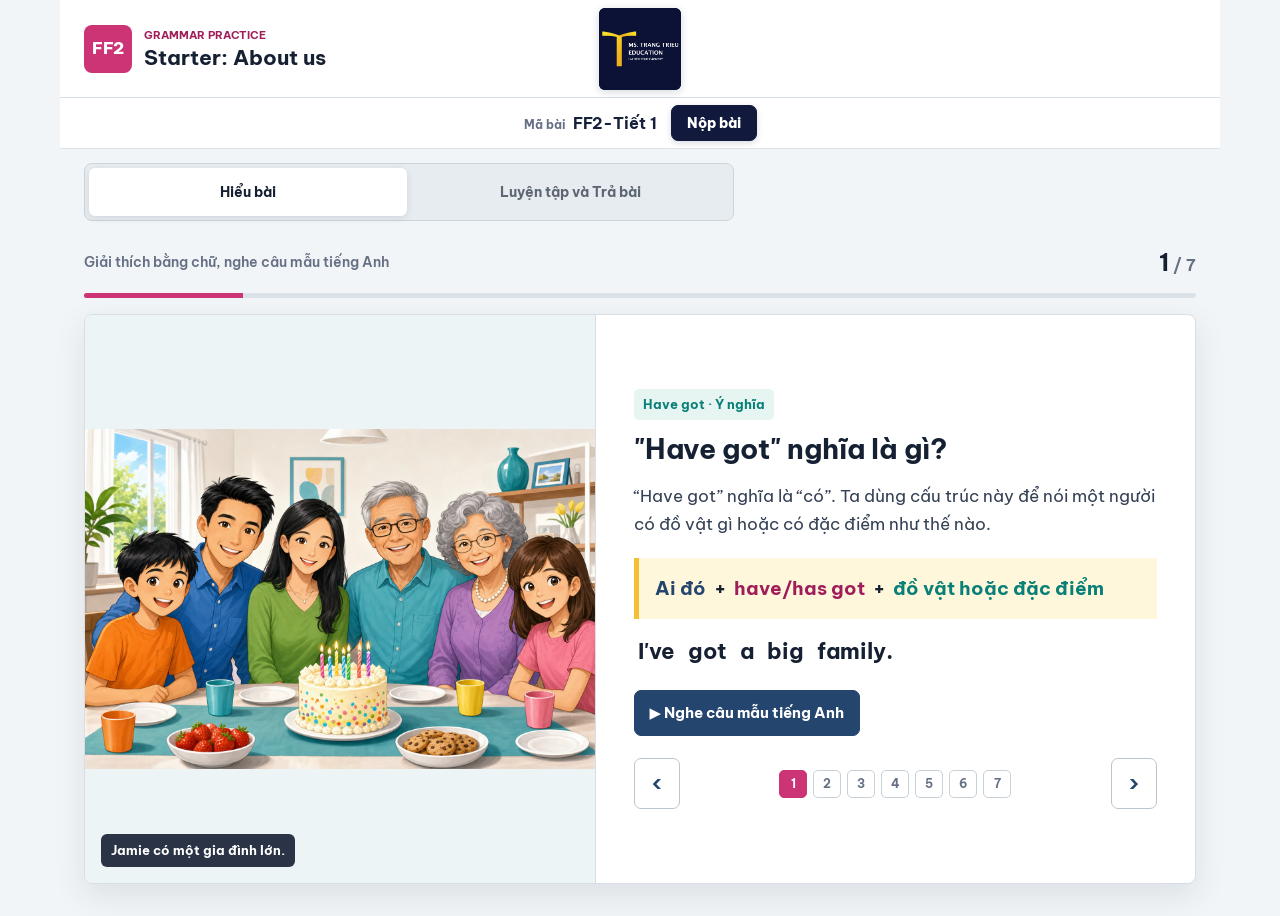
<file: index.html>
<!doctype html>
<html lang="vi">
  <head>
    <meta charset="utf-8">
    <meta name="viewport" content="width=device-width,initial-scale=1,viewport-fit=cover">
    <meta name="theme-color" content="#cc3475">
    <link rel="icon" href="data:,">
    <title>FF2 Starter: About us | Grammar Practice</title>
    <meta
      name="description"
      content="Giải thích ngữ pháp Starter bằng tiếng Việt và luyện nói từ gợi ý hình ảnh để quay bài."
    >
    <link rel="stylesheet" href="styles.css?v=starter-grammar-4">
    <style data-official-brand>
    header:has(> .official-brand-signature),
    section.hero:has(> .official-brand-signature) {
      position: relative;
      min-height: 98px;
    }

    .official-brand-signature {
      width: 82px;
      height: 82px;
      flex: 0 0 auto;
      position: absolute;
      top: 50%;
      left: 50%;
      transform: translate(-50%, -50%);
      overflow: hidden;
      border-radius: 6px;
      background: #0d1435;
      box-shadow: 0 2px 8px rgba(13, 20, 53, 0.16);
      pointer-events: none;
    }

    .official-brand-signature img {
      display: block;
      width: 103px;
      max-width: none;
      height: 103px;
      transform: translate(-10px, -8px);
    }

    @media (max-width: 680px) {
      .official-brand-signature {
        width: 52px;
        height: 52px;
        position: static;
        margin-left: auto;
        transform: none;
        border-radius: 6px;
      }

      .official-brand-signature img {
        width: 65px;
        height: 65px;
        transform: translate(-6px, -5px);
      }
    }
  </style>
  <style data-google-form-submission>
    .official-submission-bar {
      min-height: 50px;
      display: flex;
      align-items: center;
      justify-content: center;
      gap: 14px;
      padding: 7px 16px;
      border-bottom: 1px solid rgba(80, 92, 112, 0.18);
      background: rgba(255, 255, 255, 0.97);
      color: #17213a;
      font-family: inherit;
    }

    .official-submission-code {
      display: flex;
      align-items: baseline;
      gap: 7px;
      font-weight: 700;
    }

    .official-submission-code small {
      color: #657086;
      font-size: 12px;
      font-weight: 700;
    }

    .official-submission-button {
      min-height: 36px;
      display: inline-flex;
      align-items: center;
      justify-content: center;
      padding: 7px 15px;
      border: 1px solid #111a3d;
      border-radius: 7px;
      background: #111a3d;
      color: #fff;
      font-size: 14px;
      font-weight: 800;
      line-height: 1;
      text-decoration: none;
      box-shadow: 0 2px 6px rgba(17, 26, 61, 0.16);
    }

    .official-submission-button:hover {
      background: #202b54;
    }

    .official-submission-button:focus-visible {
      outline: 3px solid rgba(17, 26, 61, 0.28);
      outline-offset: 2px;
    }

    @media (max-width: 520px) {
      .official-submission-bar {
        min-height: 46px;
        justify-content: space-between;
        gap: 9px;
        padding: 6px 12px;
      }

      .official-submission-code {
        gap: 5px;
        font-size: 13px;
      }

      .official-submission-code small {
        font-size: 11px;
      }

      .official-submission-button {
        min-height: 34px;
        padding: 7px 12px;
        font-size: 13px;
      }
    }
  </style>
</head>
  <body>
    <div class="shell">
      <header class="topbar">
        <div class="brand">
          <span class="brand-mark">FF2</span>
          <div>
            <p class="eyebrow">Grammar Practice</p>
            <h1>Starter: About us</h1>
          </div>
        </div>
            <div class="official-brand-signature" role="img" aria-label="Ms. Trang Trieu Education">
        <img src="assets/brand/logo-official.webp" alt="" width="1600" height="1600">
      </div>
    </header>
    <div class="official-submission-bar" data-assignment-code="FF2-Tiết 1">
      <span class="official-submission-code"><small>Mã bài</small> FF2-Tiết 1</span>
      <a class="official-submission-button" href="https://docs.google.com/forms/d/e/1FAIpQLSdMoHFCOU9hU5Kzm7GMIY2lW_asF0UbGlzbB--anusg4UCwAw/viewform?usp=pp_url&entry.365831245=FF2-Ti%E1%BA%BFt+1" target="_blank" rel="noopener">Nộp bài</a>
    </div>

      <nav class="mode-nav" aria-label="Chọn phần học">
        <div class="mode-tabs">
          <button class="is-active" type="button" data-view="understand">Hiểu bài</button>
          <button type="button" data-view="practice">Luyện tập và Trả bài</button>
        </div>
      </nav>

      <main>
        <section class="view is-active" id="understandView">
          <div class="section-head">
            <p>Giải thích bằng chữ, nghe câu mẫu tiếng Anh</p>
            <div class="step-count">
              <b id="lessonNumber">1</b> /
              <span id="lessonTotal">7</span>
            </div>
          </div>
          <div class="progress"><span id="lessonProgress"></span></div>

          <article class="lesson-stage">
            <div class="visual-pane">
              <img
                id="lessonVisual"
                src="assets/family-birthday.webp"
                alt="Một gia đình đang ngồi bên bàn sinh nhật"
                width="1536"
                height="1024"
              >
              <span class="visual-label" id="visualLabel">Jamie có một gia đình lớn.</span>
            </div>
            <div class="lesson-content">
              <p class="lesson-tag" id="lessonTag">Ý nghĩa</p>
              <h2 id="lessonTitle"></h2>
              <p class="vietnamese-note" id="lessonNote"></p>
              <div class="formula" id="lessonFormula"></div>
              <p class="example-line" id="lessonExample"></p>

              <div class="action-row">
                <button class="primary-button" id="playLesson" type="button">
                  ▶ Nghe câu mẫu tiếng Anh
                </button>
              </div>

              <div class="lesson-nav">
                <button class="icon-button" id="previousLesson" type="button" aria-label="Phần trước">‹</button>
                <div class="dot-row" id="lessonDots" aria-label="Chọn phần giải thích"></div>
                <button class="icon-button" id="nextLesson" type="button" aria-label="Phần tiếp theo">›</button>
              </div>
            </div>
          </article>
        </section>

        <section class="view" id="practiceView">
          <div class="section-head">
            <p>Ghép chữ và hình gợi ý thành câu hoàn chỉnh</p>
            <div class="question-count">
              <b id="practiceNumber">0</b> /
              <span data-practice-total></span>
            </div>
          </div>
          <div class="progress"><span id="practiceProgress"></span></div>

          <section class="return-intro" id="practiceIntro">
            <div class="return-intro-image return-intro-collage">
              <img
                src="assets/family-birthday.webp"
                alt="Gia đình trong bài luyện nói Have got"
                width="1536"
                height="1024"
              >
              <img
                src="assets/starter-room-scene.webp"
                alt="Phòng ngủ có đồ vật ở các vị trí khác nhau"
                width="1614"
                height="975"
              >
            </div>
            <div class="return-form">
              <p class="lesson-tag">Cách làm bài</p>
              <h2>Con nhìn gợi ý và tự nói</h2>
              <p class="practice-intro-copy">
                Con áp dụng cấu trúc ngữ pháp vừa học và từ vựng trong bài để
                ghép chữ cùng hình gợi ý thành câu tiếng Anh hoàn chỉnh. Trước
                khi bấm <strong>Bắt đầu</strong>, con bật quay màn hình. Ngoài
                việc dùng đúng ngữ pháp, con nhớ
                <strong>phát âm thật chuẩn, nói to và rõ</strong>. Nói xong mỗi
                câu, con tự bấm <strong>Câu tiếp theo</strong>. Sau câu cuối,
                con xem <strong>phần đáp án</strong> để tự kiểm tra.
              </p>

              <div class="practice-example" aria-label="Ví dụ cách làm">
                <p class="example-kicker">Ví dụ minh hoạ</p>
                <div class="cue-list">
                  <span class="cue-chip">Dad</span>
                  <span class="cue-plus">+</span>
                  <span class="cue-chip">short black</span>
                  <span class="cue-plus">+</span>
                  <span
                    class="cue-image cue-image--hair"
                    role="img"
                    aria-label="Hình từ vựng"
                  ></span>
                </div>
                <p class="example-answer">
                  Con nói: <strong>Dad has got short black hair.</strong>
                </p>
              </div>

              <button class="primary-button" id="startPractice" type="button">
                Bắt đầu luyện tập và trả bài
              </button>
            </div>
          </section>

          <section class="return-stage" id="practiceStage" hidden>
            <div class="return-meta">
              <div class="question-count">
                Câu <b id="practiceStageNumber">1</b> /
                <span data-practice-total></span>
              </div>
            </div>
            <div class="return-body">
              <div class="return-image">
                <img
                  id="practiceVisual"
                  src="assets/family-birthday.webp"
                  alt="Hình gia đình gợi ý cho bài nói"
                  width="1536"
                  height="1024"
                >
              </div>
              <div class="return-copy">
                <p class="prompt-type" id="promptType"></p>
                <h2 id="promptInstruction">Con nói một câu hoàn chỉnh</h2>
                <div id="promptContent"></div>
                <p class="recording-reminder">Nói to, rõ rồi mới bấm câu tiếp theo.</p>
              </div>
            </div>
            <div class="return-actions">
              <button class="secondary-button" id="previousPrompt" type="button">‹ Câu trước</button>
              <button class="primary-button" id="nextPrompt" type="button">Câu tiếp theo ›</button>
            </div>
          </section>

          <section class="completion answer-sheet" id="practiceComplete" hidden>
            <div class="answer-sheet-inner">
              <p class="lesson-tag">Đáp án</p>
              <h2>Con kiểm tra lại nhé!</h2>
              <p class="answer-sheet-note">
                Con chỉ xem đáp án sau khi đã nói xong tất cả các câu.
              </p>
              <div id="answerGroups"></div>
              <p class="answer-finish-note">
                Con dừng quay màn hình, sau đó bấm nút <strong>Nộp bài</strong> ở phía trên để gửi video.
              </p>
              <button class="secondary-button" id="restartPractice" type="button">
                Làm lại từ đầu
              </button>
            </div>
          </section>
        </section>
      </main>
    </div>

    <script src="assets/audio/timings.js?v=starter-grammar-4"></script>
    <script src="app.js?v=starter-grammar-8"></script>
  </body>
</html>
</file>
<file: styles.css>
@font-face {
  font-family: "Be Vietnam Pro";
  src: url("assets/fonts/BeVietnamPro-Regular.ttf") format("truetype");
  font-style: normal;
  font-weight: 400;
  font-display: swap;
}

@font-face {
  font-family: "Be Vietnam Pro";
  src: url("assets/fonts/BeVietnamPro-SemiBold.ttf") format("truetype");
  font-style: normal;
  font-weight: 600;
  font-display: swap;
}

@font-face {
  font-family: "Be Vietnam Pro";
  src: url("assets/fonts/BeVietnamPro-Bold.ttf") format("truetype");
  font-style: normal;
  font-weight: 700;
  font-display: swap;
}

@font-face {
  font-family: "Be Vietnam Pro";
  src: url("assets/fonts/BeVietnamPro-ExtraBold.ttf") format("truetype");
  font-style: normal;
  font-weight: 800;
  font-display: swap;
}

@font-face {
  font-family: "Be Vietnam Pro";
  src: url("assets/fonts/BeVietnamPro-Black.ttf") format("truetype");
  font-style: normal;
  font-weight: 900;
  font-display: swap;
}

:root {
  --ink: #162033;
  --muted: #667085;
  --paper: #ffffff;
  --canvas: #f2f5f7;
  --line: #d7dee5;
  --pink: #cc3475;
  --pink-dark: #9f1d58;
  --navy: #24456e;
  --teal: #087f77;
  --teal-soft: #e7f5f2;
  --yellow: #f4bf32;
  --yellow-soft: #fff7db;
  --red: #b42318;
  --red-soft: #fff0ed;
  --green: #168267;
  --shadow: 0 12px 32px rgba(26, 45, 70, 0.1);
}

* {
  box-sizing: border-box;
}

html {
  min-width: 320px;
  min-height: 100%;
}

body {
  min-height: 100%;
  margin: 0;
  background: var(--canvas);
  color: var(--ink);
  font-family: "Be Vietnam Pro", system-ui, -apple-system, BlinkMacSystemFont,
    "Segoe UI", Arial, sans-serif;
  font-size: 16px;
  font-synthesis: none;
  letter-spacing: 0;
  line-height: 1.5;
}

button,
input,
textarea,
a {
  font: inherit;
}

button {
  color: inherit;
}

.shell {
  width: min(100%, 1160px);
  min-height: 100vh;
  margin: 0 auto;
  background: var(--canvas);
}

.topbar {
  min-height: 72px;
  display: flex;
  align-items: center;
  justify-content: space-between;
  gap: 18px;
  padding: 10px 24px;
  background: var(--paper);
  border-bottom: 1px solid var(--line);
}

.brand {
  min-width: 0;
  display: flex;
  align-items: center;
  gap: 12px;
}

.brand-mark {
  width: 48px;
  height: 48px;
  flex: 0 0 auto;
  display: grid;
  place-items: center;
  border-radius: 8px;
  background: var(--pink);
  color: #fff;
  font-size: 17px;
  font-weight: 800;
}

.eyebrow {
  margin: 0 0 3px;
  color: var(--pink-dark);
  font-size: 11px;
  font-weight: 700;
  text-transform: uppercase;
}

h1 {
  margin: 0;
  font-size: 21px;
  font-weight: 700;
  line-height: 1.15;
}

.header-link {
  min-height: 42px;
  display: inline-flex;
  align-items: center;
  justify-content: center;
  padding: 8px 14px;
  border: 1px solid var(--navy);
  border-radius: 7px;
  color: var(--navy);
  font-size: 14px;
  font-weight: 800;
  text-decoration: none;
}

.mode-nav {
  padding: 14px 24px 0;
}

.mode-tabs {
  width: min(100%, 650px);
  display: grid;
  grid-template-columns: repeat(2, minmax(0, 1fr));
  gap: 4px;
  padding: 4px;
  border: 1px solid #cbd4dc;
  border-radius: 8px;
  background: #e7ecf0;
}

.mode-tabs button {
  min-height: 48px;
  padding: 7px 10px;
  border: 0;
  border-radius: 6px;
  background: transparent;
  color: #5d6673;
  cursor: pointer;
  font-size: 14px;
  font-weight: 700;
}

.mode-tabs button.is-active {
  background: var(--paper);
  color: var(--ink);
  box-shadow: 0 2px 7px rgba(32, 47, 66, 0.12);
}

.view {
  display: none;
  padding: 20px 24px 32px;
}

.view.is-active {
  display: block;
}

.section-head {
  min-height: 42px;
  display: flex;
  align-items: center;
  justify-content: space-between;
  gap: 16px;
  margin-bottom: 10px;
}

.section-head p {
  margin: 0;
  color: var(--muted);
  font-size: 14px;
  font-weight: 600;
}

.step-count,
.question-count {
  white-space: nowrap;
  color: var(--muted);
  font-weight: 700;
}

.step-count b,
.question-count b {
  color: var(--ink);
  font-size: 24px;
}

.progress {
  height: 5px;
  margin-bottom: 16px;
  overflow: hidden;
  border-radius: 3px;
  background: #dce3e8;
}

.progress span {
  height: 100%;
  display: block;
  background: var(--pink);
  transition: width 180ms ease;
}

.lesson-stage,
.read-stage,
.return-stage {
  overflow: hidden;
  border: 1px solid var(--line);
  border-radius: 8px;
  background: var(--paper);
  box-shadow: var(--shadow);
}

.lesson-stage {
  min-height: 570px;
  display: grid;
  grid-template-columns: minmax(320px, 46%) 1fr;
}

.visual-pane {
  min-height: 430px;
  position: relative;
  overflow: hidden;
  background: #edf4f5;
  border-right: 1px solid var(--line);
}

.visual-pane img,
.return-image img,
.read-image img {
  width: 100%;
  height: 100%;
  display: block;
  object-fit: contain;
}

.visual-label {
  position: absolute;
  left: 16px;
  bottom: 16px;
  padding: 7px 10px;
  border-radius: 6px;
  background: rgba(22, 32, 51, 0.9);
  color: #fff;
  font-size: 13px;
  font-weight: 700;
}

.lesson-content {
  min-width: 0;
  display: flex;
  flex-direction: column;
  justify-content: center;
  padding: 34px 38px;
}

.lesson-tag {
  width: max-content;
  margin: 0 0 12px;
  padding: 6px 9px;
  border-radius: 5px;
  background: var(--teal-soft);
  color: var(--teal);
  font-size: 13px;
  font-weight: 700;
  text-transform: none !important;
}

.lesson-content h2,
.read-copy h2,
.return-copy h2,
.grade-heading h2 {
  margin: 0;
  font-size: 28px;
  font-weight: 700;
  line-height: 1.2;
}

.vietnamese-note {
  margin: 16px 0;
  color: #344054;
  font-size: 17px;
  font-weight: 400;
  line-height: 1.65;
}

.formula {
  display: grid;
  gap: 8px;
  margin: 4px 0 16px;
  padding: 16px;
  border-left: 5px solid var(--yellow);
  background: var(--yellow-soft);
}

.formula-row {
  display: flex;
  align-items: baseline;
  gap: 8px;
  flex-wrap: wrap;
  font-size: 19px;
  font-weight: 700;
}

.subject {
  color: var(--navy);
}

.verb {
  color: var(--pink-dark);
}

.detail {
  color: var(--teal);
}

.example-line {
  display: flex;
  gap: 5px;
  flex-wrap: wrap;
  margin: 0 0 22px;
  font-size: 22px;
  font-weight: 700;
  line-height: 1.35;
}

.example-line span {
  padding: 2px 4px;
  border-radius: 4px;
  transition: background 90ms ease, color 90ms ease;
}

.example-line span.is-speaking {
  background: var(--yellow);
  color: #172033;
}

.action-row,
.stage-actions,
.return-actions,
.grading-actions {
  display: flex;
  align-items: center;
  gap: 10px;
  flex-wrap: wrap;
}

.primary-button,
.secondary-button,
.icon-button,
.score-button,
.copy-button {
  min-height: 46px;
  display: inline-flex;
  align-items: center;
  justify-content: center;
  gap: 8px;
  padding: 9px 15px;
  border-radius: 7px;
  cursor: pointer;
  font-size: 15px;
  font-weight: 700;
}

.primary-button {
  border: 1px solid var(--navy);
  background: var(--navy);
  color: #fff;
}

.secondary-button,
.icon-button,
.copy-button {
  border: 1px solid #b9c5cf;
  background: #fff;
  color: var(--navy);
}

.icon-button {
  min-width: 46px;
  padding: 8px 12px;
  font-size: 22px;
}

.lesson-nav {
  display: flex;
  align-items: center;
  justify-content: space-between;
  gap: 12px;
  margin-top: 22px;
}

.dot-row {
  display: flex;
  gap: 6px;
}

.dot-row button {
  width: 28px;
  height: 28px;
  padding: 0;
  border: 1px solid #c8d1d8;
  border-radius: 5px;
  background: #fff;
  color: var(--muted);
  cursor: pointer;
  font-size: 12px;
  font-weight: 700;
}

.dot-row button.is-active {
  border-color: var(--pink);
  background: var(--pink);
  color: #fff;
}

.read-stage {
  min-height: 570px;
  display: grid;
  grid-template-columns: minmax(320px, 44%) 1fr;
}

.read-image {
  min-height: 430px;
  background: #eef4f5;
  border-right: 1px solid var(--line);
}

.read-copy {
  min-width: 0;
  display: flex;
  flex-direction: column;
  justify-content: center;
  padding: 34px 38px;
}

.read-hint {
  margin: 12px 0 20px;
  color: var(--muted);
  font-size: 16px;
  font-weight: 700;
}

.sentence {
  min-height: 115px;
  display: flex;
  align-content: center;
  align-items: center;
  gap: 8px;
  flex-wrap: wrap;
  margin: 0 0 24px;
  padding: 17px 19px;
  border-left: 5px solid var(--pink);
  background: #fff2f7;
  color: var(--ink);
  font-size: 35px;
  font-weight: 900;
  line-height: 1.35;
}

.sentence span {
  padding: 2px 4px;
  border-radius: 4px;
  transition: background 90ms ease, color 90ms ease;
}

.sentence span.is-speaking {
  background: var(--yellow);
  color: #172033;
}

.turn-note {
  min-height: 28px;
  margin: 14px 0 0;
  color: var(--green);
  font-size: 16px;
  font-weight: 900;
}

.return-intro {
  min-height: 560px;
  display: grid;
  grid-template-columns: minmax(320px, 48%) 1fr;
  overflow: hidden;
  border: 1px solid var(--line);
  border-radius: 8px;
  background: var(--paper);
  box-shadow: var(--shadow);
}

.return-intro-image {
  min-height: 440px;
  background: #edf4f5;
}

.return-intro-collage {
  display: grid;
  grid-template-rows: repeat(2, minmax(0, 1fr));
}

.return-intro-image img {
  width: 100%;
  height: 100%;
  min-height: 0;
  display: block;
  object-fit: cover;
}

.return-form {
  display: flex;
  flex-direction: column;
  justify-content: center;
  padding: 34px 38px;
}

.return-form h2 {
  margin: 0 0 10px;
  font-size: 28px;
  font-weight: 700;
  line-height: 1.3;
}

.practice-intro-copy {
  margin: 0 0 22px;
  color: var(--muted);
  font-size: 16px;
  font-weight: 400;
  line-height: 1.65;
}

.practice-example {
  margin: 0 0 16px;
  padding: 14px 16px;
  border-left: 5px solid var(--yellow);
  background: var(--yellow-soft);
}

.practice-example .cue-list {
  margin: 10px 0;
}

.practice-example .cue-chip {
  padding: 7px 10px;
  font-size: 17px;
}

.practice-example .cue-plus {
  font-size: 18px;
}

.example-kicker {
  margin: 0;
  color: #775b00;
  font-size: 13px;
  font-weight: 700;
  text-transform: none !important;
}

.example-answer {
  margin: 0;
  color: #344054;
  font-size: 16px;
  line-height: 1.55;
}

.field-row {
  display: grid;
  grid-template-columns: 1.6fr 1fr;
  gap: 12px;
  margin-bottom: 14px;
}

label {
  display: grid;
  gap: 6px;
  color: #475467;
  font-size: 13px;
  font-weight: 900;
}

input,
textarea {
  width: 100%;
  border: 1px solid #bfc9d2;
  border-radius: 6px;
  background: #fff;
  color: var(--ink);
}

input {
  min-height: 46px;
  padding: 10px 12px;
}

textarea {
  min-height: 120px;
  resize: vertical;
  padding: 12px;
  line-height: 1.45;
}

.form-error {
  min-height: 22px;
  margin: 8px 0 0;
  color: var(--red);
  font-size: 14px;
  font-weight: 800;
}

.return-stage {
  min-height: 590px;
}

.return-meta {
  min-height: 58px;
  display: flex;
  align-items: center;
  justify-content: flex-end;
  gap: 12px;
  padding: 9px 18px;
  border-bottom: 1px solid var(--line);
  background: #f9fbfc;
}

.student-name {
  min-width: 0;
  font-weight: 900;
}

.student-name small {
  display: block;
  margin-top: 2px;
  color: var(--muted);
  font-size: 12px;
}

.return-body {
  min-height: 450px;
  display: grid;
  grid-template-columns: minmax(330px, 48%) 1fr;
}

.return-image {
  min-height: 430px;
  background: #eef4f5;
  border-right: 1px solid var(--line);
}

.return-copy {
  min-width: 0;
  display: flex;
  flex-direction: column;
  justify-content: center;
  padding: 30px 36px;
}

.prompt-type {
  margin: 0 0 10px;
  color: var(--muted);
  font-size: 13px;
  font-weight: 600;
  text-transform: none !important;
}

.return-sentence {
  margin: 20px 0 0;
  padding: 18px;
  border-left: 5px solid var(--pink);
  background: #fff2f7;
  font-size: 34px;
  font-weight: 900;
  line-height: 1.35;
}

.recording-reminder {
  margin: 18px 0 0;
  color: var(--green);
  font-size: 14px;
  font-weight: 600;
}

.cue-list {
  display: flex;
  align-items: center;
  gap: 9px;
  flex-wrap: wrap;
  margin: 20px 0 0;
}

#readCue {
  min-height: 105px;
  align-content: center;
  margin: 0 0 24px;
  padding: 16px;
  border-left: 5px solid var(--teal);
  background: var(--teal-soft);
}

.cue-chip {
  padding: 10px 13px;
  border: 1px solid #aebdc9;
  border-radius: 6px;
  background: #fff;
  color: var(--navy);
  font-size: 20px;
  font-weight: 700;
}

.cue-image {
  width: 138px;
  aspect-ratio: 4 / 3;
  flex: 0 0 auto;
  overflow: hidden;
  border: 1px solid #aebdc9;
  border-radius: 6px;
  background-color: #fff;
  background-position: center;
  background-repeat: no-repeat;
  box-shadow: 0 2px 7px rgba(32, 47, 66, 0.08);
}

.cue-image--glasses {
  background-image: url("assets/starter-family-vocabulary.webp");
  background-size: 200% 200%;
}

.cue-image--family {
  width: 158px;
  background-image: url("assets/family-birthday.webp");
  background-position: center 32%;
  background-size: cover;
}

.cue-image--hair {
  background-image: url("assets/starter-hair-vocabulary.webp");
  background-size: contain;
}

.cue-image--glasses {
  background-position: 100% 100%;
}

.cue-image--pillow,
.cue-image--table,
.cue-image--dolls,
.cue-image--bed,
.cue-image--teddy-bear,
.cue-image--cupboard {
  background-image: url("assets/starter-room-vocabulary.webp");
  background-size: 300% 200%;
}

.cue-image--pillow {
  background-position: 0 0;
}

.cue-image--table {
  background-position: 50% 0;
}

.cue-image--dolls {
  background-position: 100% 0;
}

.cue-image--bed {
  background-position: 0 100%;
}

.cue-image--teddy-bear {
  background-position: 50% 100%;
}

.cue-image--cupboard {
  background-position: 100% 100%;
}

.cue-image.is-compact {
  width: 58px;
  box-shadow: none;
}

.cue-plus {
  color: var(--muted);
  font-size: 20px;
  font-weight: 700;
}

.return-actions {
  justify-content: space-between;
  padding: 14px 18px;
  border-top: 1px solid var(--line);
}

.completion {
  min-height: 560px;
  display: grid;
  place-items: center;
  padding: 30px;
  border: 1px solid var(--line);
  border-radius: 8px;
  background: var(--paper);
  box-shadow: var(--shadow);
  text-align: center;
}

.completion-mark {
  width: 68px;
  height: 68px;
  display: grid;
  place-items: center;
  margin: 0 auto 16px;
  border-radius: 50%;
  background: var(--teal);
  color: #fff;
  font-size: 34px;
  font-weight: 700;
}

.completion h2 {
  margin: 0 0 9px;
  font-size: 28px;
  font-weight: 700;
}

.completion p {
  margin: 5px 0;
  color: var(--muted);
  font-size: 17px;
}

.answer-sheet {
  min-height: 0;
  display: block;
  padding: 30px;
  text-align: left;
}

.answer-sheet-inner {
  width: min(100%, 820px);
  margin: 0 auto;
}

.answer-sheet h2 {
  margin-bottom: 6px;
}

.answer-sheet .lesson-tag {
  margin: 0 0 12px;
  color: var(--teal);
  font-size: 13px;
}

.answer-sheet .answer-sheet-note,
.answer-sheet .answer-finish-note {
  margin: 0;
  color: var(--muted);
  font-size: 15px;
  line-height: 1.6;
}

.answer-group {
  margin-top: 24px;
}

.answer-group h3 {
  margin: 0;
  padding: 9px 12px;
  border-left: 5px solid var(--pink);
  background: #fff2f7;
  color: var(--pink-dark);
  font-size: 17px;
  font-weight: 700;
}

.answer-list {
  margin: 0;
  padding-left: 38px;
}

.answer-list li {
  padding: 10px 0 10px 5px;
  border-bottom: 1px solid var(--line);
}

.answer-list li::marker {
  color: var(--pink-dark);
  font-weight: 700;
}

.answer-row {
  display: grid;
  grid-template-columns: minmax(58px, auto) minmax(0, 1fr);
  align-items: center;
  gap: 12px;
}

.answer-thumbnails {
  display: flex;
  gap: 5px;
}

.answer-row p {
  margin: 0;
  color: var(--ink);
  font-size: 16px;
  font-weight: 600;
  line-height: 1.45;
}

.answer-sheet .answer-finish-note {
  margin: 22px 0 14px;
  color: var(--green);
  font-weight: 600;
}

[hidden] {
  display: none !important;
}

button:focus-visible,
a:focus-visible,
input:focus-visible,
textarea:focus-visible {
  outline: 3px solid var(--yellow);
  outline-offset: 3px;
}

/* Teacher marking page */
.grading-main {
  padding: 20px 24px 34px;
}

.grade-heading {
  display: flex;
  align-items: end;
  justify-content: space-between;
  gap: 18px;
  margin-bottom: 16px;
}

.score-box {
  min-width: 116px;
  padding: 10px 14px;
  border: 1px solid var(--line);
  border-radius: 8px;
  background: var(--paper);
  text-align: center;
}

.score-box > span {
  display: block;
  color: var(--muted);
  font-size: 12px;
  font-weight: 900;
  text-transform: uppercase;
}

.score-box strong {
  font-size: 34px;
}

.score-box strong span {
  display: inline;
  color: inherit;
  font-size: inherit;
  font-weight: inherit;
}

.grading-student {
  display: grid;
  grid-template-columns: 1.5fr 1fr;
  gap: 12px;
  margin-bottom: 14px;
  padding: 14px;
  border: 1px solid var(--line);
  border-radius: 8px;
  background: var(--paper);
}

.grading-list {
  display: grid;
  gap: 10px;
}

.grading-item {
  display: grid;
  grid-template-columns: 105px minmax(0, 1fr) auto;
  gap: 16px;
  align-items: center;
  padding: 14px 16px;
  border: 1px solid var(--line);
  border-radius: 8px;
  background: var(--paper);
}

.grading-code {
  color: var(--pink-dark);
  font-weight: 900;
}

.grading-answer p {
  margin: 0 0 4px;
  color: var(--muted);
  font-size: 13px;
  font-weight: 800;
}

.grading-answer strong {
  font-size: 18px;
  line-height: 1.35;
}

.grading-actions {
  justify-content: flex-end;
}

.score-button {
  min-height: 40px;
  border: 1px solid #bdc8d1;
  background: #fff;
  color: var(--muted);
  font-size: 13px;
}

.score-button.is-on {
  border-color: var(--teal);
  background: var(--teal-soft);
  color: var(--teal);
}

.feedback-panel {
  margin-top: 16px;
  padding: 16px;
  border: 1px solid var(--line);
  border-radius: 8px;
  background: var(--paper);
}

.feedback-panel h2 {
  margin: 0 0 10px;
  font-size: 20px;
}

.copy-button {
  margin-top: 10px;
}

@media (max-width: 760px) {
  .topbar {
    min-height: 64px;
    padding: 8px 12px;
  }

  .brand-mark {
    width: 42px;
    height: 42px;
    font-size: 15px;
  }

  .eyebrow {
    font-size: 10px;
  }

  h1 {
    max-width: calc(100vw - 84px);
    font-size: 17px;
  }

  .header-link {
    padding: 7px 9px;
    font-size: 12px;
  }

  .mode-nav,
  .view,
  .grading-main {
    padding-left: 12px;
    padding-right: 12px;
  }

  .mode-nav {
    padding-top: 10px;
  }

  .mode-tabs button {
    min-height: 42px;
    padding: 5px;
    font-size: 13px;
  }

  .view {
    padding-top: 14px;
  }

  .section-head p {
    font-size: 13px;
  }

  .lesson-stage,
  .read-stage,
  .return-intro,
  .return-body {
    grid-template-columns: 1fr;
  }

  .lesson-stage,
  .read-stage {
    min-height: 0;
  }

  .visual-pane,
  .read-image,
  .return-intro-image,
  .return-image {
    min-height: 0;
    aspect-ratio: 3 / 2;
    border-right: 0;
    border-bottom: 1px solid var(--line);
  }

  .return-intro-collage {
    grid-template-columns: repeat(2, minmax(0, 1fr));
    grid-template-rows: 1fr;
    aspect-ratio: 2 / 1;
  }

  .lesson-content,
  .read-copy,
  .return-form,
  .return-copy {
    padding: 22px 18px;
  }

  .lesson-content h2,
  .read-copy h2,
  .return-form h2,
  .return-copy h2 {
    font-size: 24px;
  }

  .vietnamese-note {
    font-size: 16px;
  }

  .formula-row {
    font-size: 17px;
  }

  .example-line {
    font-size: 20px;
  }

  .sentence,
  .return-sentence {
    min-height: 96px;
    font-size: 27px;
  }

  .field-row,
  .grading-student {
    grid-template-columns: 1fr;
  }

  .return-intro {
    min-height: 0;
  }

  .return-stage {
    min-height: 0;
  }

  .return-body {
    min-height: 0;
  }

  .return-meta {
    padding: 8px 12px;
  }

  .return-actions {
    padding: 12px;
  }

  .cue-chip {
    font-size: 17px;
  }

  .cue-image {
    width: 118px;
  }

  .cue-image--family {
    width: 136px;
  }

  .cue-image.is-compact {
    width: 50px;
  }

  .dot-row {
    gap: 4px;
  }

  .dot-row button {
    width: 24px;
    height: 24px;
  }

  .lesson-nav {
    gap: 6px;
  }

  .answer-sheet {
    padding: 22px 16px;
  }

  .answer-list {
    padding-left: 30px;
  }

  .answer-row {
    grid-template-columns: minmax(50px, auto) minmax(0, 1fr);
    gap: 9px;
  }

  .answer-row p {
    font-size: 15px;
  }

  .grading-item {
    grid-template-columns: 86px 1fr;
    gap: 10px;
  }

  .grading-actions {
    grid-column: 1 / -1;
    justify-content: stretch;
  }

  .score-button {
    flex: 1 1 130px;
  }

  .grade-heading {
    align-items: center;
  }
}

@media (max-width: 410px) {
  .mode-tabs button {
    font-size: 12px;
  }

  .section-head > p {
    max-width: 68%;
  }

  .action-row .primary-button,
  .action-row .secondary-button,
  .stage-actions .primary-button,
  .stage-actions .secondary-button {
    flex: 1 1 100%;
  }

  .sentence,
  .return-sentence {
    font-size: 24px;
  }
}
</file>
